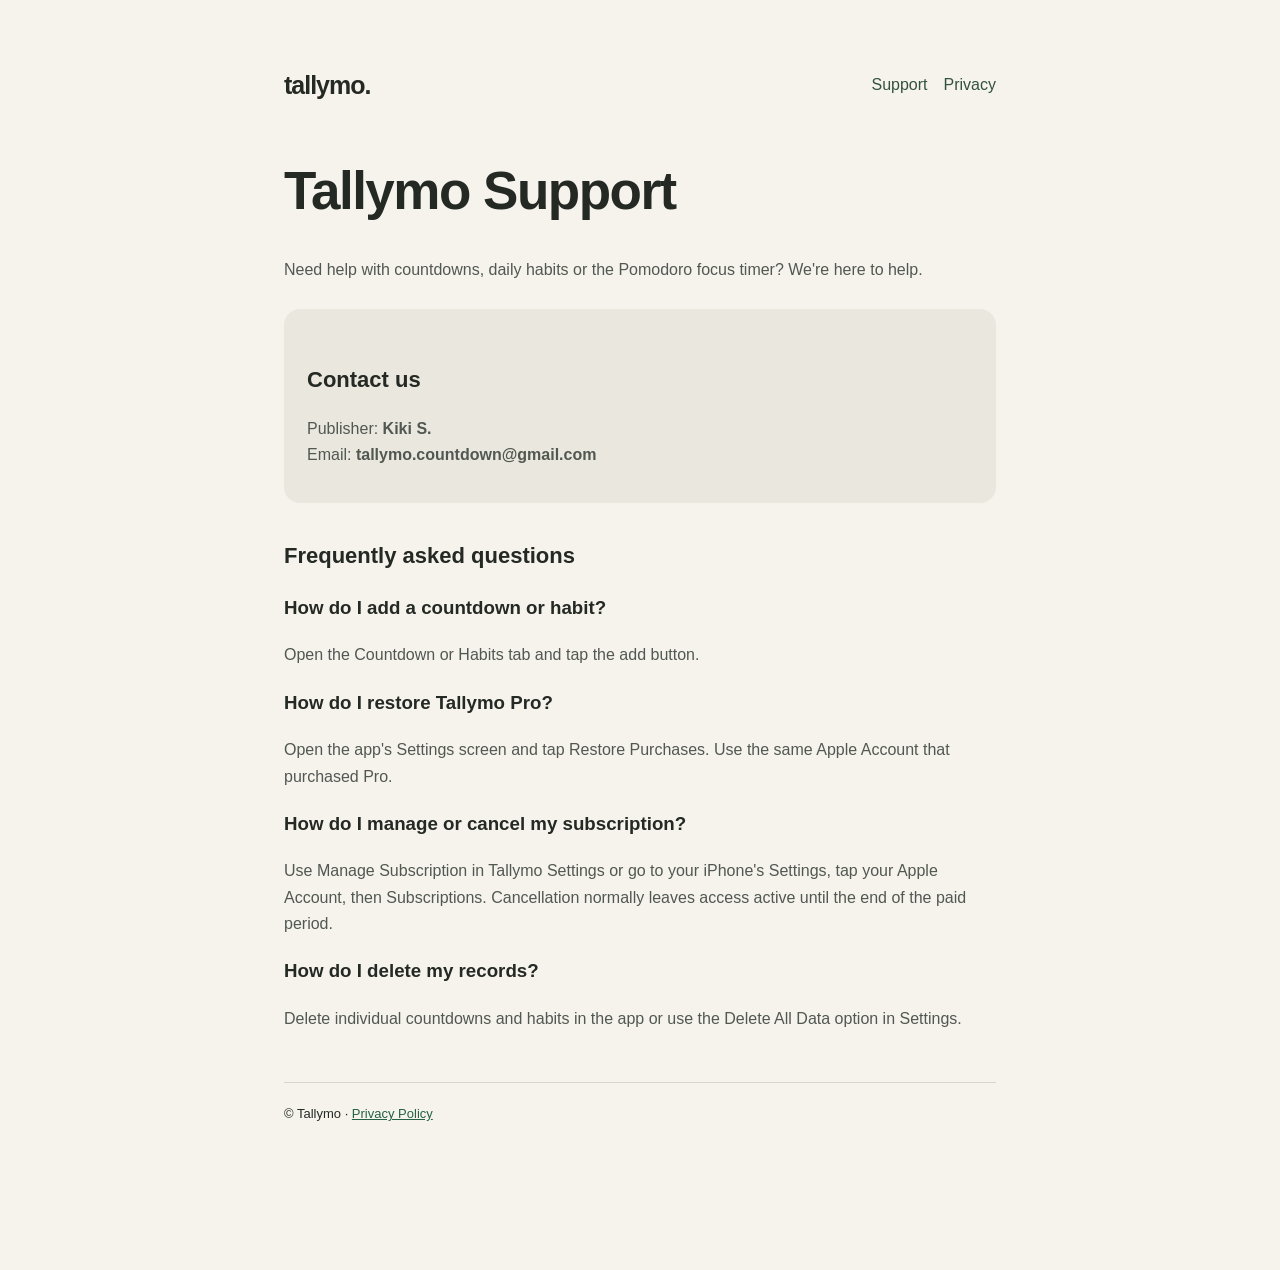
<file: index.html>
<!doctype html>
<html lang="en-GB"><head><meta charset="utf-8"><meta name="viewport" content="width=device-width, initial-scale=1">
<title>Tallymo — Support</title><link rel="stylesheet" href="style.css"></head>
<body><main><header><div class="brand">tallymo.</div><nav><a href="index.html">Support</a><a href="privacy.html">Privacy</a></nav></header>
<h1>Tallymo Support</h1><p>Need help with countdowns, daily habits or the Pomodoro focus timer? We're here to help.</p>
<div class="note"><h2>Contact us</h2><p>Publisher: <strong>Kiki S.</strong><br> Email: <strong>tallymo.countdown@gmail.com</strong></p></div>
<h2>Frequently asked questions</h2>
<h3>How do I add a countdown or habit?</h3><p>Open the Countdown or Habits tab and tap the add button.</p>
<h3>How do I restore Tallymo Pro?</h3><p>Open the app's Settings screen and tap Restore Purchases. Use the same Apple Account that purchased Pro.</p>
<h3>How do I manage or cancel my subscription?</h3><p>Use Manage Subscription in Tallymo Settings or go to your iPhone's Settings, tap your Apple Account, then Subscriptions. Cancellation normally leaves access active until the end of the paid period.</p>
<h3>How do I delete my records?</h3><p>Delete individual countdowns and habits in the app or use the Delete All Data option in Settings.</p>
<footer>© Tallymo · <a href="privacy.html">Privacy Policy</a></footer></main></body></html>
</file>
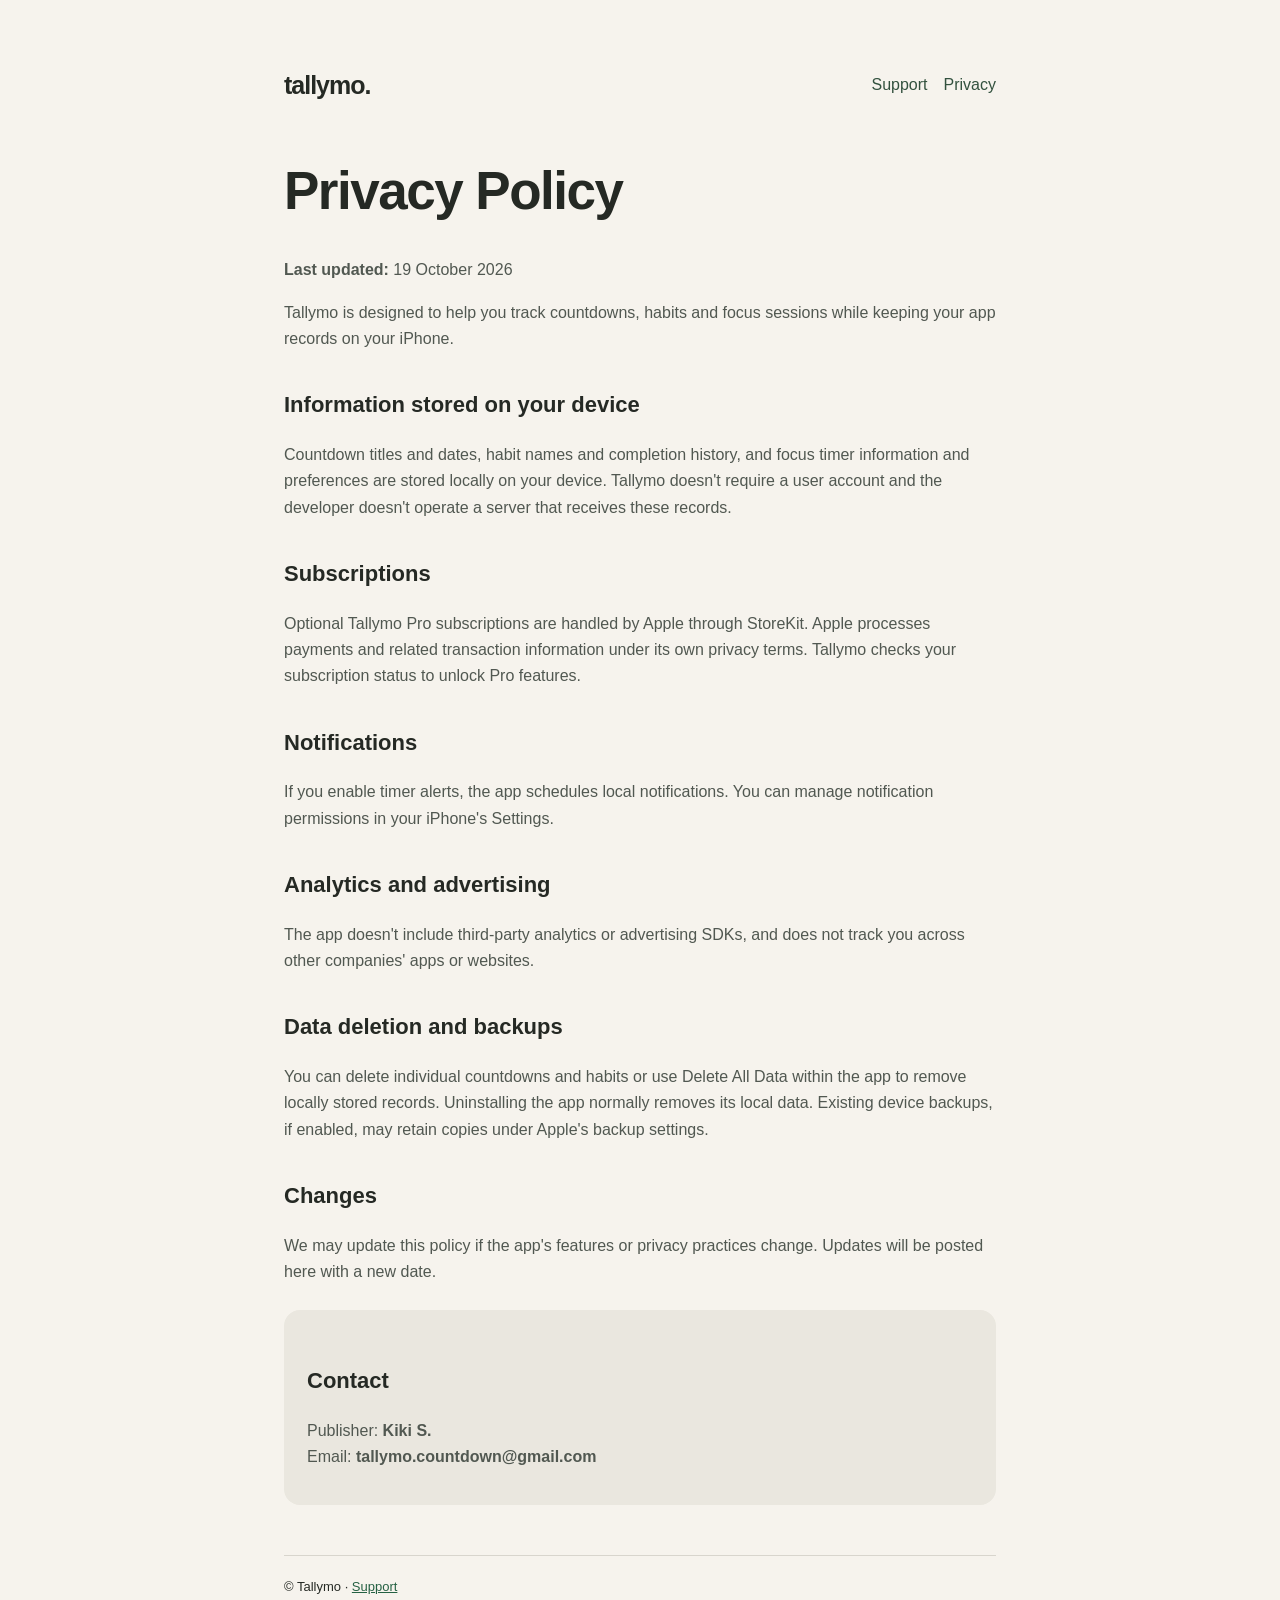
<file: privacy.html>
<!doctype html>
<html lang="en-GB"><head><meta charset="utf-8"><meta name="viewport" content="width=device-width, initial-scale=1">
<title>Tallymo — Privacy Policy</title><link rel="stylesheet" href="style.css"></head>
<body><main><header><div class="brand">tallymo.</div><nav><a href="index.html">Support</a><a href="privacy.html">Privacy</a></nav></header>
<h1>Privacy Policy</h1><p><strong>Last updated:</strong> 19 October 2026</p>
<p>Tallymo is designed to help you track countdowns, habits and focus sessions while keeping your app records on your iPhone.</p>
<h2>Information stored on your device</h2>
<p>Countdown titles and dates, habit names and completion history, and focus timer information and preferences are stored locally on your device. Tallymo doesn't require a user account and the developer doesn't operate a server that receives these records.</p>
<h2>Subscriptions</h2>
<p>Optional Tallymo Pro subscriptions are handled by Apple through StoreKit. Apple processes payments and related transaction information under its own privacy terms. Tallymo checks your subscription status to unlock Pro features.</p>
<h2>Notifications</h2>
<p>If you enable timer alerts, the app schedules local notifications. You can manage notification permissions in your iPhone's Settings.</p>
<h2>Analytics and advertising</h2>
<p>The app doesn't include third-party analytics or advertising SDKs, and does not track you across other companies' apps or websites.</p>
<h2>Data deletion and backups</h2>
<p>You can delete individual countdowns and habits or use Delete All Data within the app to remove locally stored records. Uninstalling the app normally removes its local data. Existing device backups, if enabled, may retain copies under Apple's backup settings.</p>
<h2>Changes</h2>
<p>We may update this policy if the app's features or privacy practices change. Updates will be posted here with a new date.</p>
<div class="note"><h2>Contact</h2><p>Publisher: <strong>Kiki S.</strong><br> Email: <strong>tallymo.countdown@gmail.com</strong></p></div>
<footer>© Tallymo · <a href="index.html">Support</a></footer></main></body></html>
</file>
<file: style.css>
*{box-sizing:border-box}body{margin:0;background:#f6f3ed;color:#252924;font-family:-apple-system,BlinkMacSystemFont,"Segoe UI",sans-serif;line-height:1.65}
main{max-width:760px;margin:65px auto;padding:0 24px 80px}header{display:flex;justify-content:space-between;align-items:center;margin-bottom:55px;gap:15px}
.brand{font-size:25px;font-weight:750;letter-spacing:-1px}nav a{margin-left:16px;text-decoration:none;color:#32513e}
h1{font-size:clamp(34px,7vw,53px);letter-spacing:-1.5px;line-height:1.14}h2{font-size:22px;margin-top:35px}
p{color:#515851}a{color:#256143}.note{background:#eae7df;border-radius:16px;padding:18px 23px;margin:25px 0}
footer{border-top:1px solid #d8d5cd;margin-top:50px;padding-top:20px;font-size:13px}
@media(max-width:480px){main{margin-top:26px}header{margin-bottom:35px}}
</file>
